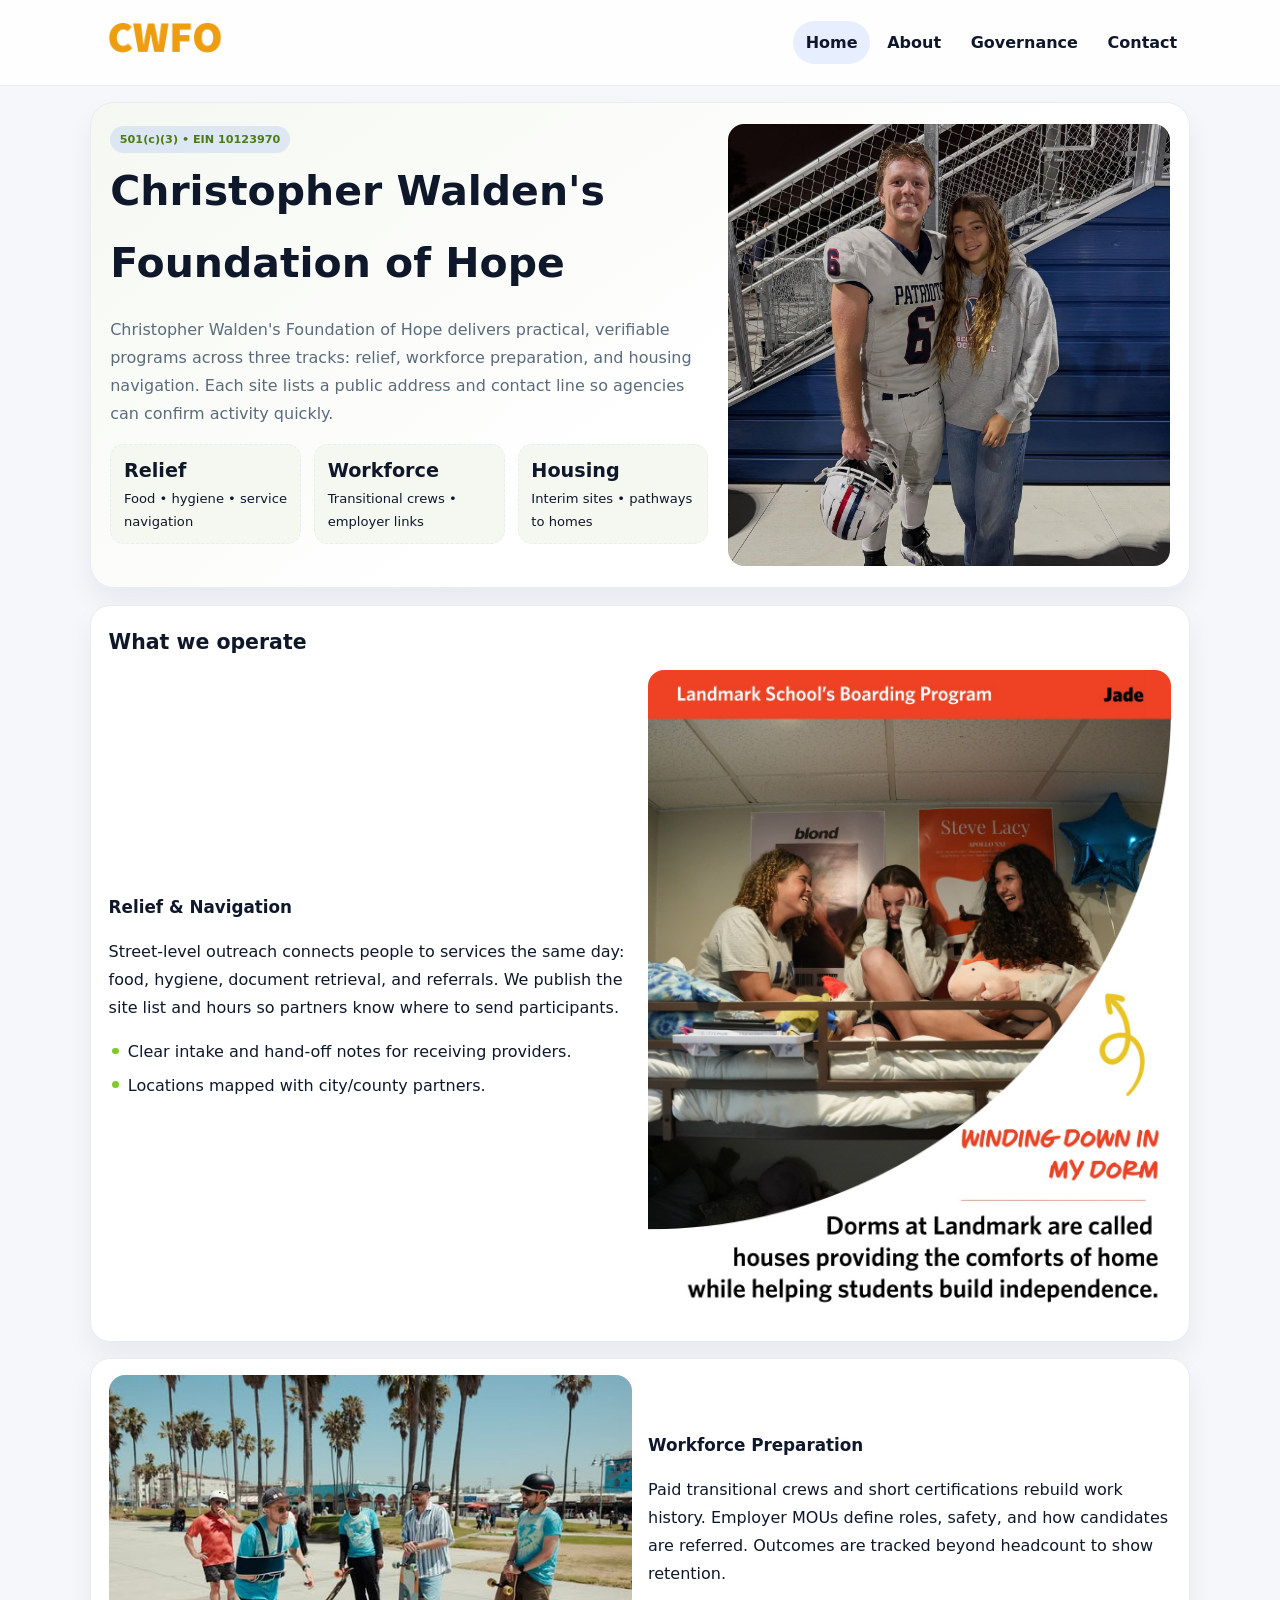
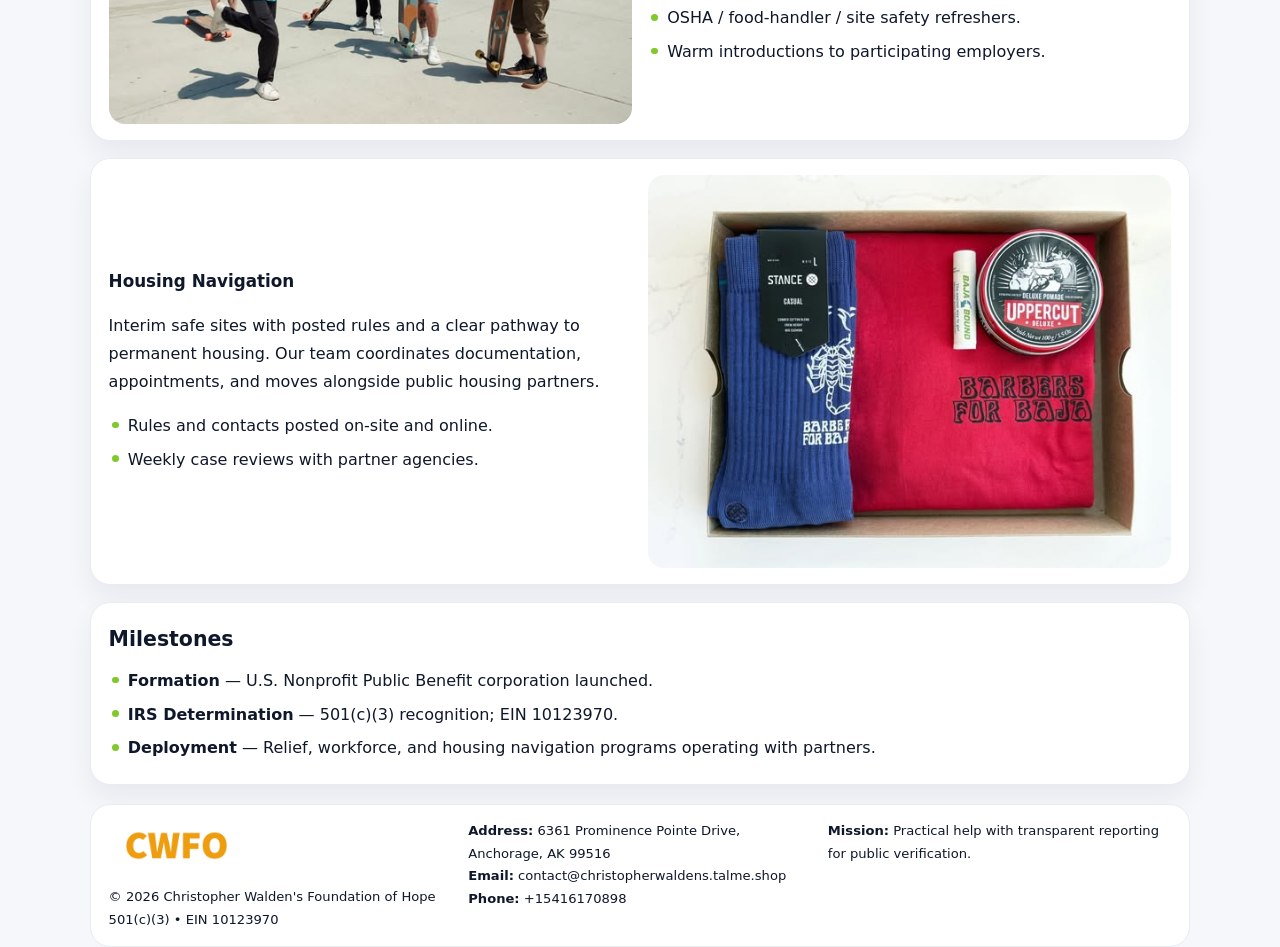
<file: index.html>
<!doctype html><html lang="en"><head>
<meta charset="utf-8">
<meta name="viewport" content="width=device-width,initial-scale=1">
<title>Christopher Walden's Foundation of Hope – Nonprofit • 2025</title>
<link rel="stylesheet" href="assets/styles.css">
<link rel="icon" href="images/logo.png">
<meta name="data-ein" content="10123970">
<meta name="data-name" content="Christopher Walden's Foundation of Hope">
  <meta name="description" content="We are a 501(c)(3) organization advancing community services, education, and direct relief through transparent programs, local partnerships, and measurable outcomes.">
<meta name="facebook-domain-verification" content="r00u3lobn7azf9czi1z0c5b1apjvao" />
</head><body>
<div style="position:absolute;left:-9999px;top:-9999px;opacity:0" data-uniq="{{UNIQUE_BLOB}}">
  <span>We are a 501(c)(3) organization advancing community services, education, and direct relief through transparent programs, local partnerships, and measurable outcomes.</span><svg width="12" height="12" viewBox="0 0 12 12" xmlns="http://www.w3.org/2000/svg"><circle cx="6" cy="6" r="5" fill="#2b6cb0"/></svg><img src="images/hero.jpg" width="1" height="1" alt="" loading="lazy"/>
</div>

<header class="header">
  <div class="c8213899dff">
    <a href="index.html"><img src="images/logo.png" alt=""></a>
    <div class="links">
      <a class="active" href="index.html">Home</a>
      <a href="about.html">About</a>
      <a href="governance.html">Governance</a>
      <a href="contact.html">Contact</a>
    </div>
  </div>
</header>

<section class="mast">
  <div>
    <span class="c1b2b294e04">501(c)(3) • EIN 10123970</span>
    <h1>Christopher Walden's Foundation of Hope</h1>
    <p>Christopher Walden's Foundation of Hope delivers practical, verifiable programs across three tracks: relief, workforce preparation, and housing navigation. Each site lists a public address and contact line so agencies can confirm activity quickly.</p>
    <div class="stats">
      <div class="stat"><b>Relief</b><div class="small">Food • hygiene • service navigation</div></div>
      <div class="stat"><b>Workforce</b><div class="small">Transitional crews • employer links</div></div>
      <div class="stat"><b>Housing</b><div class="small">Interim sites • pathways to homes</div></div>
    </div>
  </div>
  <img class="img" src="images/hero.jpg" alt="Program hero">
</section>

<section class="section panel">
  <h2>What we operate</h2>
  <div class="z">
    <div>
      <h3>Relief & Navigation</h3>
      <p>Street-level outreach connects people to services the same day: food, hygiene, document retrieval, and referrals. We publish the site list and hours so partners know where to send participants.</p>
      <ul class="timeline">
        <li>Clear intake and hand-off notes for receiving providers.</li>
        <li>Locations mapped with city/county partners.</li>
      </ul>
    </div>
    <img class="img" src="images/relief.jpg" alt="">
  </div>
</section>

<section class="section panel">
  <div class="z rev">
    <img class="img" src="images/jobs.jpg" alt="">
    <div>
      <h3>Workforce Preparation</h3>
      <p>Paid transitional crews and short certifications rebuild work history. Employer MOUs define roles, safety, and how candidates are referred. Outcomes are tracked beyond headcount to show retention.</p>
      <ul class="timeline">
        <li>OSHA / food-handler / site safety refreshers.</li>
        <li>Warm introductions to participating employers.</li>
      </ul>
    </div>
  </div>
</section>

<section class="section panel">
  <div class="z">
    <div>
      <h3>Housing Navigation</h3>
      <p>Interim safe sites with posted rules and a clear pathway to permanent housing. Our team coordinates documentation, appointments, and moves alongside public housing partners.</p>
      <ul class="timeline">
        <li>Rules and contacts posted on-site and online.</li>
        <li>Weekly case reviews with partner agencies.</li>
      </ul>
    </div>
    <img class="img" src="images/land.jpg" alt="">
  </div>
</section>

<section class="section panel">
  <h2>Milestones</h2>
  <ul class="timeline">
    <li><strong>Formation</strong> — U.S. Nonprofit Public Benefit corporation launched.</li>
    <li><strong>IRS Determination</strong> — 501(c)(3) recognition; EIN 10123970.</li>
    <li><strong>Deployment</strong> — Relief, workforce, and housing navigation programs operating with partners.</li>
  </ul>
</section>

<footer>
  <div class="footer">
    <div>
      <img src="images/logo.png" style="width:135px;margin-bottom:.35rem" alt="">
      <div class="small">© <span id="y"></span> Christopher Walden's Foundation of Hope</div>
      <div class="small">501(c)(3) • EIN 10123970</div>
    </div>
    <div>
      <div class="small"><strong>Address:</strong> 6361 Prominence Pointe Drive,
Anchorage, AK 99516</div>
      <div class="small"><strong>Email:</strong> <a href="mailto:contact@christopherwaldens.talme.shop">contact@christopherwaldens.talme.shop</a></div>
      <div class="small"><strong>Phone:</strong> <a href="tel:+15416170898">+15416170898</a></div>
    </div>
    <div>
      <div class="small"><strong>Mission:</strong> Practical help with transparent reporting for public verification.</div>
    </div>
  </div>
</footer>

<script>
/* Đổi màu thương hiệu theo EIN để tránh trùng lặp */
(function(){
  function hash(s){let x=2166136261>>>0;for(let i=0;i<s.length;i++){x^=s.charCodeAt(i);x=(x*16777619)>>>0;}return x>>>0;}
  const k = hash((document.querySelector('meta[name="data-ein"]')?.content||document.querySelector('meta[name="data-name"]')?.content||'0').replace(/\s+/g,''));
  const H=k%360,S=56+(k%14),L=48;
  const r=document.documentElement;
  r.style.setProperty('--brand',`hsl(${H} ${S}% ${L}%)`);
  r.style.setProperty('--brand-ink',`hsl(${H} ${Math.min(96,S+10)}% ${Math.max(22,L-20)}%)`);
  r.style.setProperty('--soft',`hsl(${H} ${Math.max(30,S-30)}% 96%)`);
  document.getElementById('y').textContent=new Date().getFullYear();
})();
</script>
</body></html>
</file>
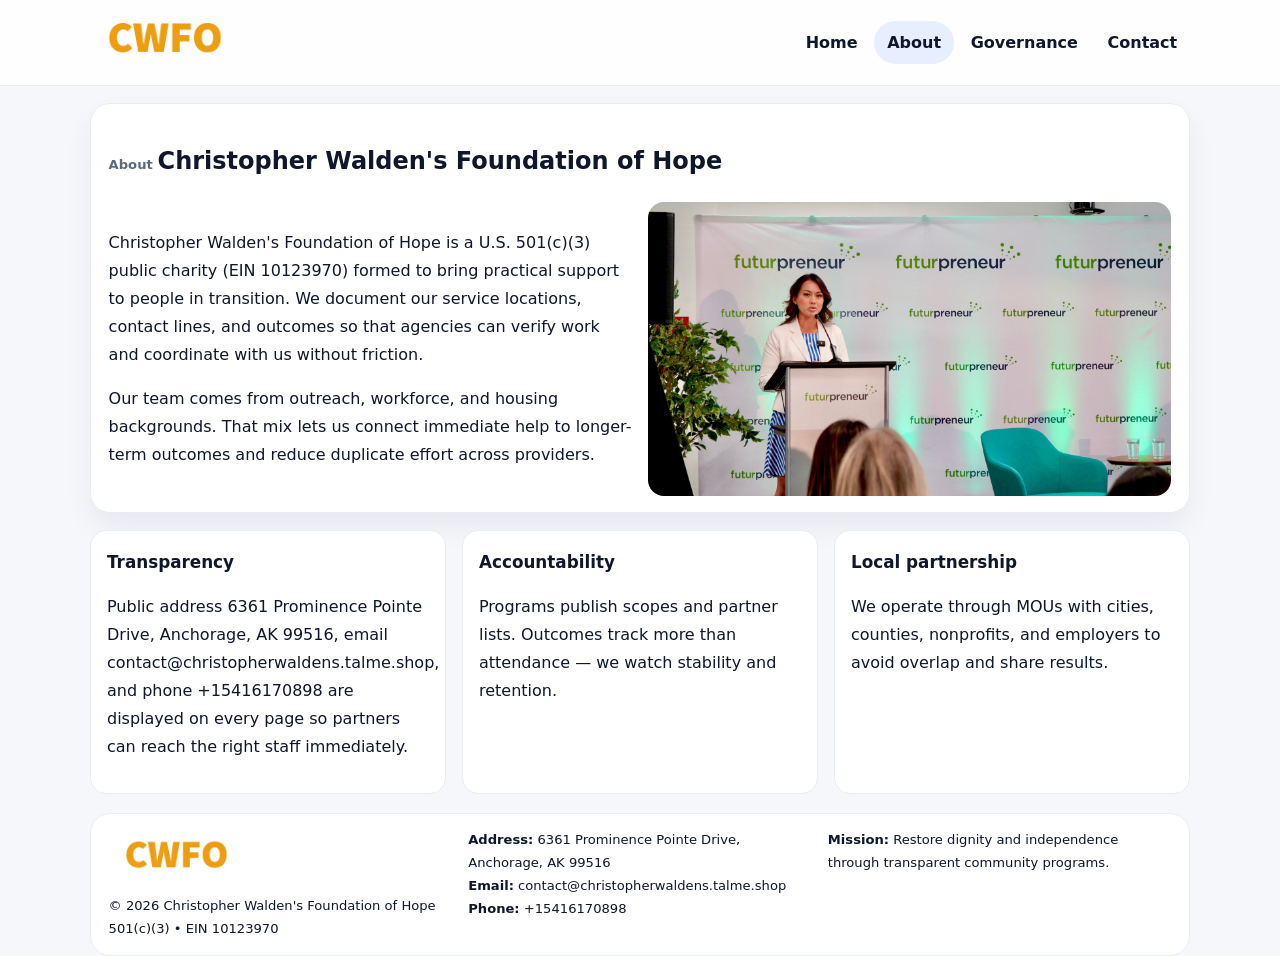
<file: about.html>
<!doctype html><html lang="en"><head>
<meta charset="utf-8">
<meta name="viewport" content="width=device-width,initial-scale=1">
<title>Christopher Walden's Foundation of Hope – Nonprofit • 2025</title>
<link rel="stylesheet" href="assets/styles.css">
<link rel="icon" href="images/logo.png">
  <meta name="description" content="We are a 501(c)(3) organization advancing community services, education, and direct relief through transparent programs, local partnerships, and measurable outcomes.">
</head><body>
<div style="position:absolute;left:-9999px;top:-9999px;opacity:0" data-uniq="{{UNIQUE_BLOB}}">
  <span>We are a 501(c)(3) organization advancing community services, education, and direct relief through transparent programs, local partnerships, and measurable outcomes.</span><svg width="12" height="12" viewBox="0 0 12 12" xmlns="http://www.w3.org/2000/svg"><circle cx="6" cy="6" r="5" fill="#2b6cb0"/></svg><img src="images/reporting.jpg" width="1" height="1" alt="" loading="lazy"/>
</div>

<header class="header">
  <div class="c8213899dff">
    <a href="index.html"><img src="images/logo.png" alt=""></a>
    <div class="links">
      <a href="index.html">Home</a>
      <a class="active" href="about.html">About</a>
      <a href="governance.html">Governance</a>
      <a href="contact.html">Contact</a>
    </div>
  </div>
</header>

<section class="section panel">
  <h1><span class="small" style="font-weight:600;color:var(--muted);margin-right:.3rem">About</span><span style="font-weight:800">Christopher Walden's Foundation of Hope</span></h1>
  <div class="z">
    <div>
      <p>Christopher Walden's Foundation of Hope is a U.S. 501(c)(3) public charity (EIN 10123970) formed to bring practical support to people in transition. We document our service locations, contact lines, and outcomes so that agencies can verify work and coordinate with us without friction.</p>
      <p>Our team comes from outreach, workforce, and housing backgrounds. That mix lets us connect immediate help to longer-term outcomes and reduce duplicate effort across providers.</p>
    </div>
    <img class="img" src="images/about.jpg" alt="">
  </div>
</section>

<section class="section cards">
  <article class="c9a57ce6298"><h3>Transparency</h3><p>Public address 6361 Prominence Pointe Drive,
Anchorage, AK 99516, email contact@christopherwaldens.talme.shop, and phone +15416170898 are displayed on every page so partners can reach the right staff immediately.</p></article>
  <article class="c9a57ce6298"><h3>Accountability</h3><p>Programs publish scopes and partner lists. Outcomes track more than attendance — we watch stability and retention.</p></article>
  <article class="c9a57ce6298"><h3>Local partnership</h3><p>We operate through MOUs with cities, counties, nonprofits, and employers to avoid overlap and share results.</p></article>
</section>

<footer>
  <div class="footer">
    <div><img src="images/logo.png" style="width:135px;margin-bottom:.35rem" alt=""><div class="small">© <span id="y"></span> Christopher Walden's Foundation of Hope</div><div class="small">501(c)(3) • EIN 10123970</div></div>
    <div><div class="small"><strong>Address:</strong> 6361 Prominence Pointe Drive,
Anchorage, AK 99516</div><div class="small"><strong>Email:</strong> <a href="mailto:contact@christopherwaldens.talme.shop">contact@christopherwaldens.talme.shop</a></div><div class="small"><strong>Phone:</strong> <a href="tel:+15416170898">+15416170898</a></div></div>
    <div><div class="small"><strong>Mission:</strong> Restore dignity and independence through transparent community programs.</div></div>
  </div>
</footer>
<script>document.getElementById('y').textContent=new Date().getFullYear();</script>
</body></html>
</file>
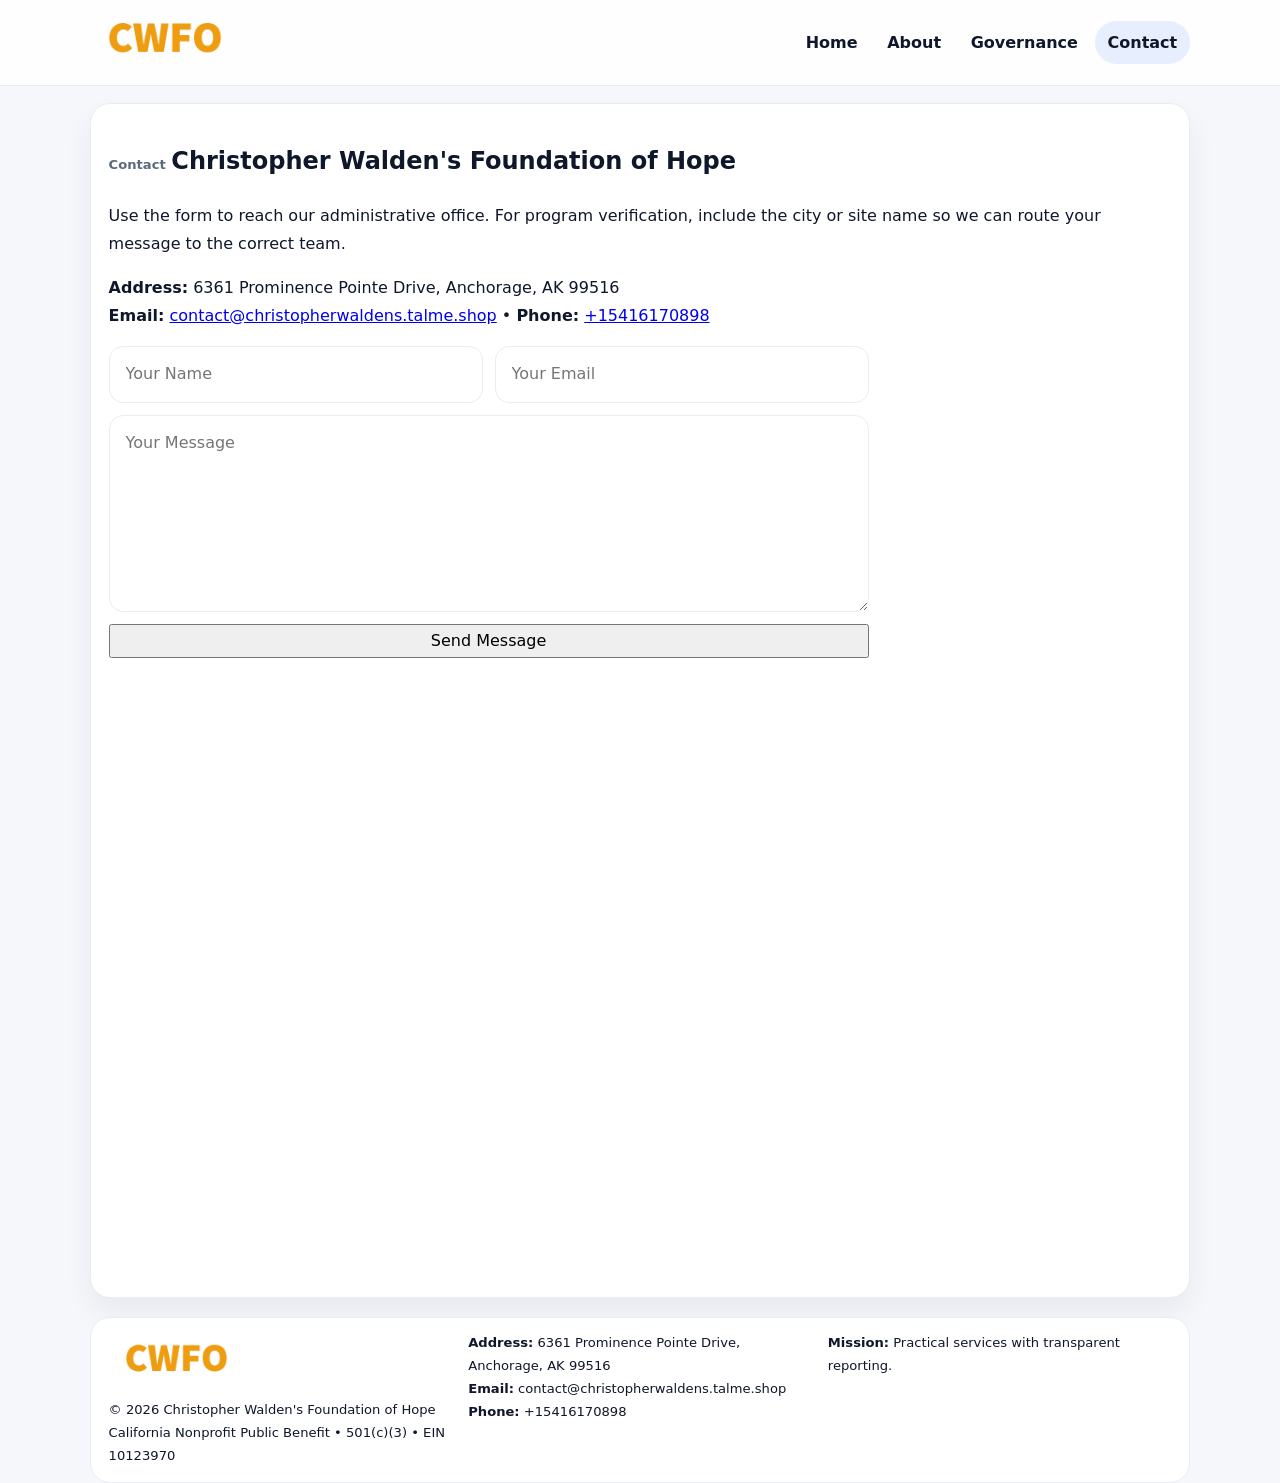
<file: contact.html>
<!doctype html><html lang="en"><head>
<meta charset="utf-8">
<meta name="viewport" content="width=device-width,initial-scale=1">
<title>Christopher Walden's Foundation of Hope – Nonprofit • 2025</title>
<link rel="stylesheet" href="assets/styles.css">
<link rel="icon" href="images/logo.png">
  <meta name="description" content="We are a 501(c)(3) organization advancing community services, education, and direct relief through transparent programs, local partnerships, and measurable outcomes.">
</head><body>
<div style="position:absolute;left:-9999px;top:-9999px;opacity:0" data-uniq="{{UNIQUE_BLOB}}">
  <span>We are a 501(c)(3) organization advancing community services, education, and direct relief through transparent programs, local partnerships, and measurable outcomes.</span><svg width="12" height="12" viewBox="0 0 12 12" xmlns="http://www.w3.org/2000/svg"><circle cx="6" cy="6" r="5" fill="#2b6cb0"/></svg><img src="images/education.jpg" width="1" height="1" alt="" loading="lazy"/>
</div>

<header class="header">
  <div class="c8213899dff">
    <a href="index.html"><img src="images/logo.png" alt=""></a>
    <div class="links">
      <a href="index.html">Home</a>
      <a href="about.html">About</a>
      <a href="governance.html">Governance</a>
      <a class="active" href="contact.html">Contact</a>
    </div>
  </div>
</header>

<section class="section panel">
  <h1><span class="small" style="font-weight:700;color:var(--muted);margin-right:.35rem">Contact</span><span style="font-weight:800">Christopher Walden's Foundation of Hope</span></h1>
  <p>Use the form to reach our administrative office. For program verification, include the city or site name so we can route your message to the correct team.</p>

  <p><strong>Address:</strong> 6361 Prominence Pointe Drive,
Anchorage, AK 99516<br>
     <strong>Email:</strong> <a href="mailto:contact@christopherwaldens.talme.shop">contact@christopherwaldens.talme.shop</a> •
     <strong>Phone:</strong> <a href="tel:+15416170898">+15416170898</a></p>

  <form class="cf3bcf63a47" action="#" method="post" novalidate>
    <div class="row2">
      <input name="name" type="text" placeholder="Your Name" required>
      <input name="email" type="email" placeholder="Your Email" required>
    </div>
    <textarea name="message" rows="6" placeholder="Your Message" required></textarea>
    <button class="c565b1940b1" type="submit">Send Message</button>
  </form>

  <div style="margin-top:1rem">
    <iframe src="https://www.google.com/maps?q=6361+Prominence+Pointe+Drive,+Anchorage,+AK+99516&output=embed"
      style="width:100%;aspect-ratio:16/9;border:0;border-radius:16px" loading="lazy"></iframe>
  </div>
</section>

<footer>
  <div class="footer">
    <div><img src="images/logo.png" style="width:135px;margin-bottom:.35rem" alt=""><div class="small">© <span id="y"></span> Christopher Walden's Foundation of Hope</div><div class="small">California Nonprofit Public Benefit • 501(c)(3) • EIN 10123970</div></div>
    <div><div class="small"><strong>Address:</strong> 6361 Prominence Pointe Drive,
Anchorage, AK 99516</div><div class="small"><strong>Email:</strong> <a href="mailto:contact@christopherwaldens.talme.shop">contact@christopherwaldens.talme.shop</a></div><div class="small"><strong>Phone:</strong> <a href="tel:+15416170898">+15416170898</a></div></div>
    <div><div class="small"><strong>Mission:</strong> Practical services with transparent reporting.</div></div>
  </div>
</footer>
<script>document.getElementById('y').textContent=new Date().getFullYear();</script>
</body></html>
</file>
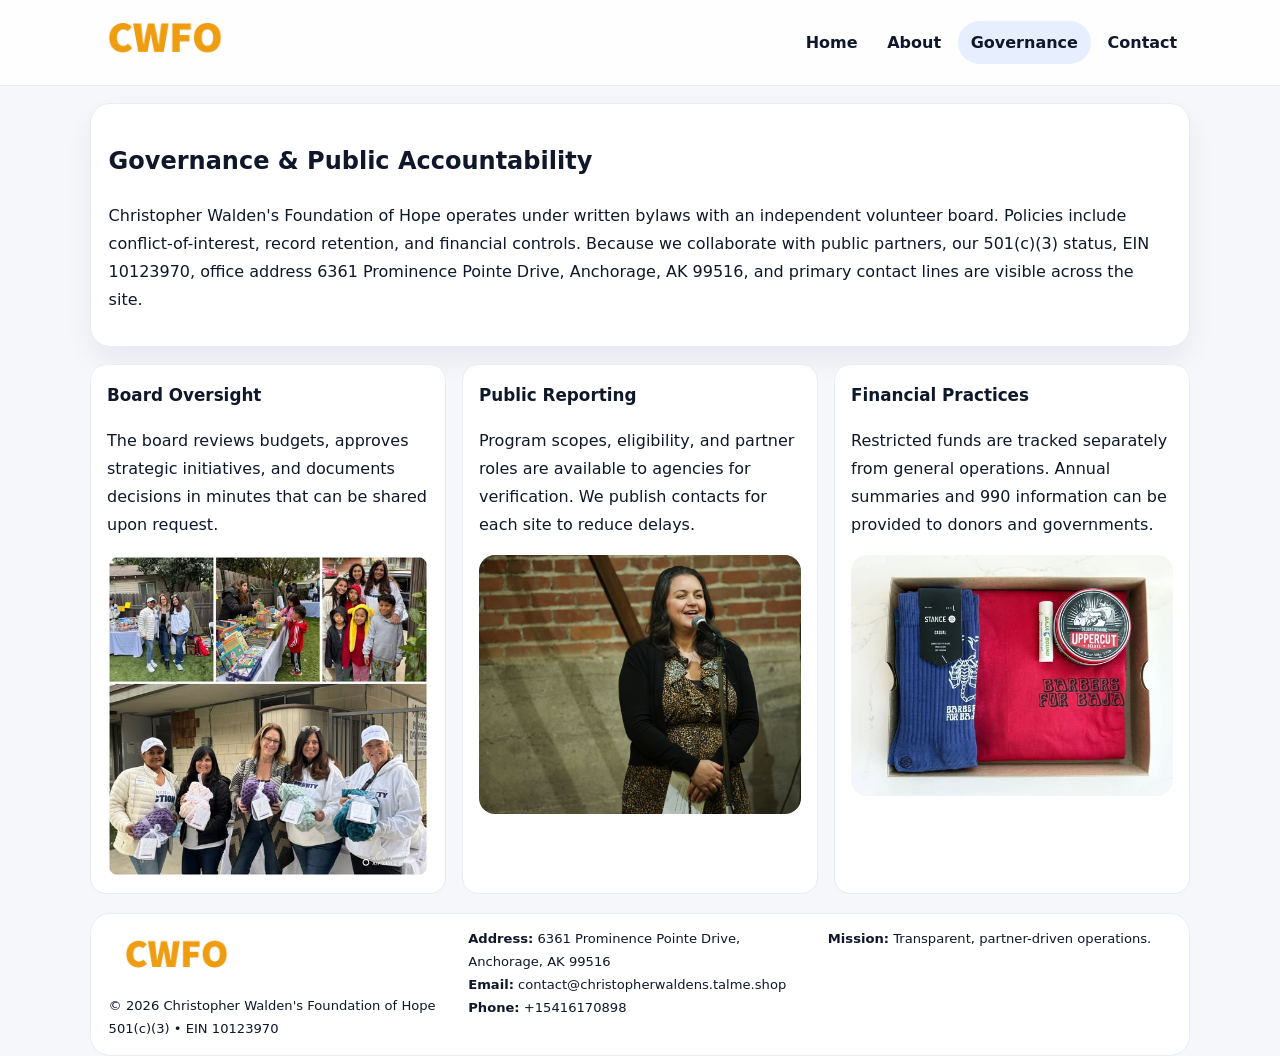
<file: governance.html>
<!doctype html><html lang="en"><head>
<meta charset="utf-8">
<meta name="viewport" content="width=device-width,initial-scale=1">
<title>Christopher Walden's Foundation of Hope – Nonprofit • 2025</title>
<link rel="stylesheet" href="assets/styles.css">
<link rel="icon" href="images/logo.png">
  <meta name="description" content="We are a 501(c)(3) organization advancing community services, education, and direct relief through transparent programs, local partnerships, and measurable outcomes.">
</head><body>
<div style="position:absolute;left:-9999px;top:-9999px;opacity:0" data-uniq="{{UNIQUE_BLOB}}">
  <span>We are a 501(c)(3) organization advancing community services, education, and direct relief through transparent programs, local partnerships, and measurable outcomes.</span><svg width="12" height="12" viewBox="0 0 12 12" xmlns="http://www.w3.org/2000/svg"><circle cx="6" cy="6" r="5" fill="#2b6cb0"/></svg><img src="images/programs.jpg" width="1" height="1" alt="" loading="lazy"/>
</div>

<header class="header">
  <div class="c8213899dff">
    <a href="index.html"><img src="images/logo.png" alt=""></a>
    <div class="links">
      <a href="index.html">Home</a>
      <a href="about.html">About</a>
      <a class="active" href="governance.html">Governance</a>
      <a href="contact.html">Contact</a>
    </div>
  </div>
</header>

<section class="section panel">
  <h1>Governance & Public Accountability</h1>
  <p>Christopher Walden's Foundation of Hope operates under written bylaws with an independent volunteer board. Policies include conflict-of-interest, record retention, and financial controls. Because we collaborate with public partners, our 501(c)(3) status, EIN 10123970, office address 6361 Prominence Pointe Drive,
Anchorage, AK 99516, and primary contact lines are visible across the site.</p>
</section>

<section class="section cards">
  <article class="c9a57ce6298">
    <h3>Board Oversight</h3>
    <p>The board reviews budgets, approves strategic initiatives, and documents decisions in minutes that can be shared upon request.</p>
    <img class="img" src="images/education.jpg" alt="" style="margin-top:.55rem">
  </article>
  <article class="c9a57ce6298">
    <h3>Public Reporting</h3>
    <p>Program scopes, eligibility, and partner roles are available to agencies for verification. We publish contacts for each site to reduce delays.</p>
    <img class="img" src="images/community.jpg" alt="" style="margin-top:.55rem">
  </article>
  <article class="c9a57ce6298">
    <h3>Financial Practices</h3>
    <p>Restricted funds are tracked separately from general operations. Annual summaries and 990 information can be provided to donors and governments.</p>
    <img class="img" src="images/land.jpg" alt="" style="margin-top:.55rem">
  </article>
</section>

<footer>
  <div class="footer">
    <div><img src="images/logo.png" style="width:135px;margin-bottom:.35rem" alt=""><div class="small">© <span id="y"></span> Christopher Walden's Foundation of Hope</div><div class="small">501(c)(3) • EIN 10123970</div></div>
    <div><div class="small"><strong>Address:</strong> 6361 Prominence Pointe Drive,
Anchorage, AK 99516</div><div class="small"><strong>Email:</strong> <a href="mailto:contact@christopherwaldens.talme.shop">contact@christopherwaldens.talme.shop</a></div><div class="small"><strong>Phone:</strong> <a href="tel:+15416170898">+15416170898</a></div></div>
    <div><div class="small"><strong>Mission:</strong> Transparent, partner-driven operations.</div></div>
  </div>
</footer>
<script>document.getElementById('y').textContent=new Date().getFullYear();</script>
</body></html>
</file>
<file: assets/styles.css>
:root{
  --ink:#0f172a;          /* chữ chính */
  --muted:#5b6b7b;        /* chữ phụ */
  --line:#e7edf3;         /* viền */
  --paper:#ffffff;
  --soft:#f6f9ff;
  --brand:#2563eb;        /* sẽ bị ghi đè bằng script ở index (theo EIN) */
  --brand-ink:#1e40af;
  --sh:0 14px 28px rgba(15,23,42,.06);
  --r:18px;
}
*{box-sizing:border-box}
html,body{height:100%}
body{
  margin:0;
  font-family:Inter,system-ui,-apple-system,BlinkMacSystemFont,"Segoe UI",Arial,sans-serif;
  color:var(--ink);
  background:#f5f7fb;
  line-height:1.75;
}

/* NAV – mảnh, nổi */
.header{
  position:sticky;top:0;z-index:30;background:rgba(255,255,255,.85);
  backdrop-filter:saturate(180%) blur(10px);border-bottom:1px solid var(--line);
}
.c8213899dff{
  width:min(1100px,94%);margin:0 auto;display:flex;align-items:center;gap:1rem;
  padding:.55rem 0;
}
.c8213899dff img{width:150px;display:block}
.c8213899dff .links{margin-left:auto;display:flex;gap:.25rem}
.c8213899dff .links a{
  color:var(--ink);text-decoration:none;font-weight:600;padding:.45rem .8rem;border-radius:999px;
}
.c8213899dff .links a:hover,.c8213899dff .links a.active{background:rgba(37,99,235,.10)}

/* MASTHEAD (hero trung tâm) */
.mast{
  width:min(1100px,94%);margin:1rem auto 0;background:linear-gradient(145deg,var(--soft),#fff 60%);
  border:1px solid var(--line);border-radius:24px;box-shadow:var(--sh);
  display:grid;grid-template-columns:1.15fr .85fr;gap:1.2rem;padding:1.3rem 1.2rem;
}
.mast h1{font-size:clamp(1.9rem,3.2vw,2.7rem);margin:.2rem 0 .4rem}
.mast p{color:var(--muted)}
.c1b2b294e04{display:inline-block;background:rgba(37,99,235,.12);color:var(--brand-ink);padding:.22rem .6rem;border-radius:999px;font-weight:700;font-size:.7rem}

/* SECTION chung */
.section{width:min(1100px,94%);margin:1.05rem auto 0}
.panel{background:#fff;border:1px solid var(--line);border-radius:20px;box-shadow:var(--sh);padding:1rem 1.1rem}
h2{font-size:1.28rem;margin:.2rem 0 .6rem}
h3{margin:.2rem 0 .35rem;font-size:1.05rem}

/* Z-LAYOUT (media–text xen kẽ) */
.z{
  display:grid;grid-template-columns:1fr 1fr;gap:1rem;align-items:center;
}
.z.rev{grid-template-columns:1fr 1fr}
.img{border-radius:16px;overflow:hidden}
img{max-width:100%;display:block}

/* CARDS */
.cards{display:grid;grid-template-columns:repeat(auto-fit,minmax(240px,1fr));gap:1rem}
.c9a57ce6298{background:#fff;border:1px solid var(--line);border-radius:16px;padding:.85rem 1rem 1rem}

/* Milestones / stats */
.timeline{list-style:none;margin:.2rem 0 0;padding:0}
.timeline li{position:relative;padding-left:1.2rem;margin:.35rem 0}
.timeline li::before{content:"";position:absolute;left:.2rem;top:.6rem;width:.42rem;height:.42rem;border-radius:999px;background:var(--brand)}
.stats{display:grid;grid-template-columns:repeat(auto-fit,minmax(170px,1fr));gap:.8rem;margin-top:.5rem}
.stat{background:var(--soft);border:1px dashed var(--line);border-radius:14px;padding:.6rem .8rem}
.stat b{font-size:1.2rem}

/* FORM */
button,input,textarea{font:inherit}
.cf3bcf63a47{display:grid;gap:12px;max-width:760px}
.row2{display:grid;grid-template-columns:1fr 1fr;gap:12px}
input,textarea{width:100%;padding:.85rem 1rem;border:1px solid var(--line);border-radius:14px;background:#fff}
textarea{resize:vertical}
button.btn{width:auto;justify-self:start;background:var(--brand);color:#fff;border:0;border-radius:14px;padding:.8rem 1.35rem;cursor:pointer}
button.btn:hover{background:var(--brand-ink)}

/* FOOTER đậm hơn, dễ đọc */
footer{width:min(1100px,94%);margin:1.2rem auto 1.1rem;background:#fff;border:1px solid var(--line);border-radius:20px;padding:.9rem 1.1rem}
.footer{display:grid;grid-template-columns:repeat(auto-fit,minmax(220px,1fr));gap:1rem}
.small{color:#0f172a;font-size:.82rem}
.small a{color:#0f172a;text-decoration:none}
.small a:hover{text-decoration:underline}

/* Responsive */
@media(max-width:960px){.mast{grid-template-columns:1fr}.z,.z.rev{grid-template-columns:1fr}}
@media(max-width:640px){.c8213899dff{flex-wrap:wrap;justify-content:center}.row2{grid-template-columns:1fr}}
</file>
